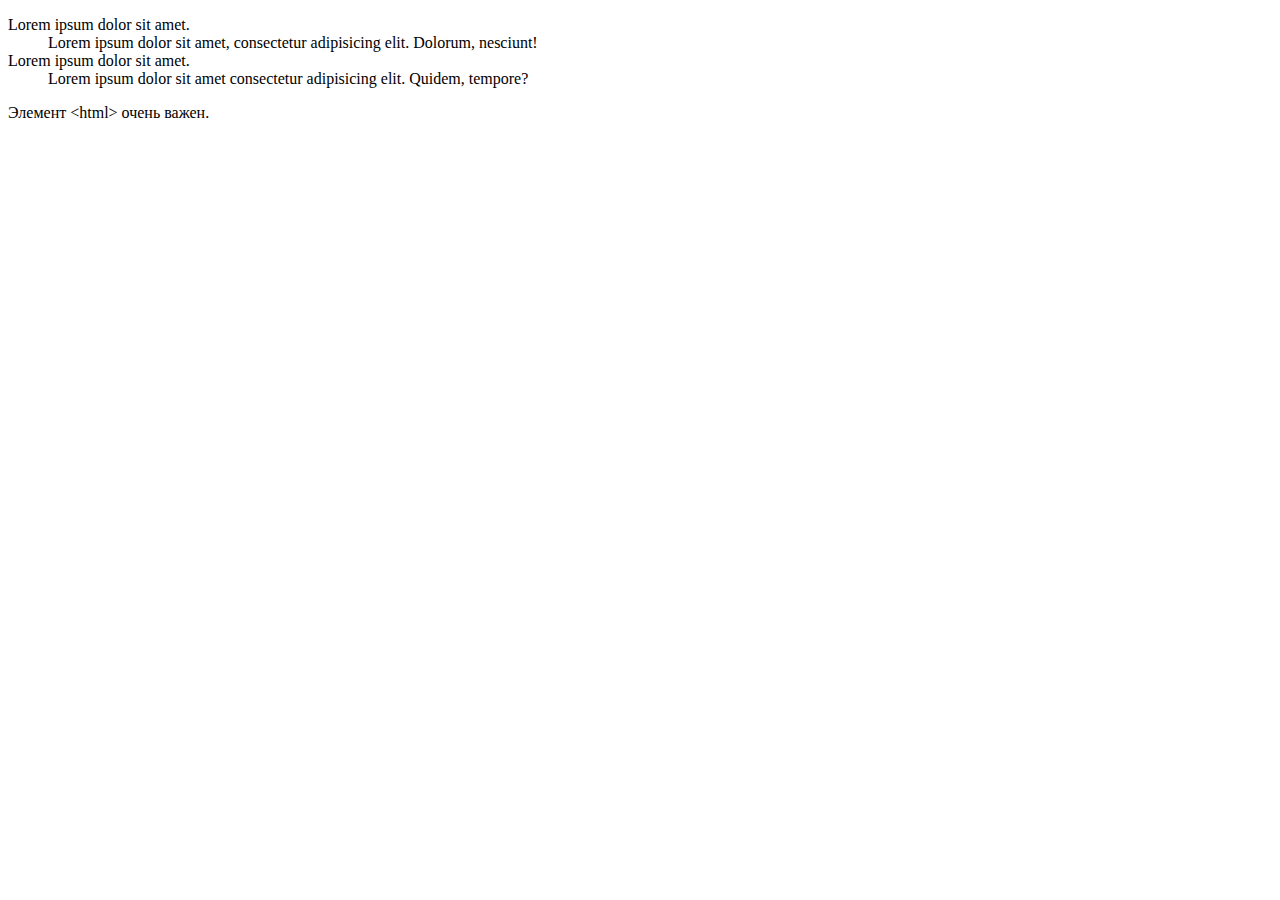
<file: book/index.html>
<!DOCTYPE html>
<html lang="en">
<head>
    <meta charset="UTF-8">
    <meta name="viewport" content="width=device-width, initial-scale=1.0">
    <meta http-equiv="X-UA-Compatible" content="ie=edge">
    <title>Document</title>
</head>
<body>
    <dl>
        <dt>Lorem ipsum dolor sit amet.</dt>
        <dd>Lorem ipsum dolor sit amet, consectetur adipisicing elit. Dolorum, nesciunt!</dd>
        <dt>Lorem ipsum dolor sit amet.</dt>
        <dd>Lorem ipsum dolor sit amet consectetur adipisicing elit. Quidem, tempore?</dd>
    </dl>

    <p>Элемент &lt;html&gt; очень важен.</p>
    
</body>
</html>
</file>
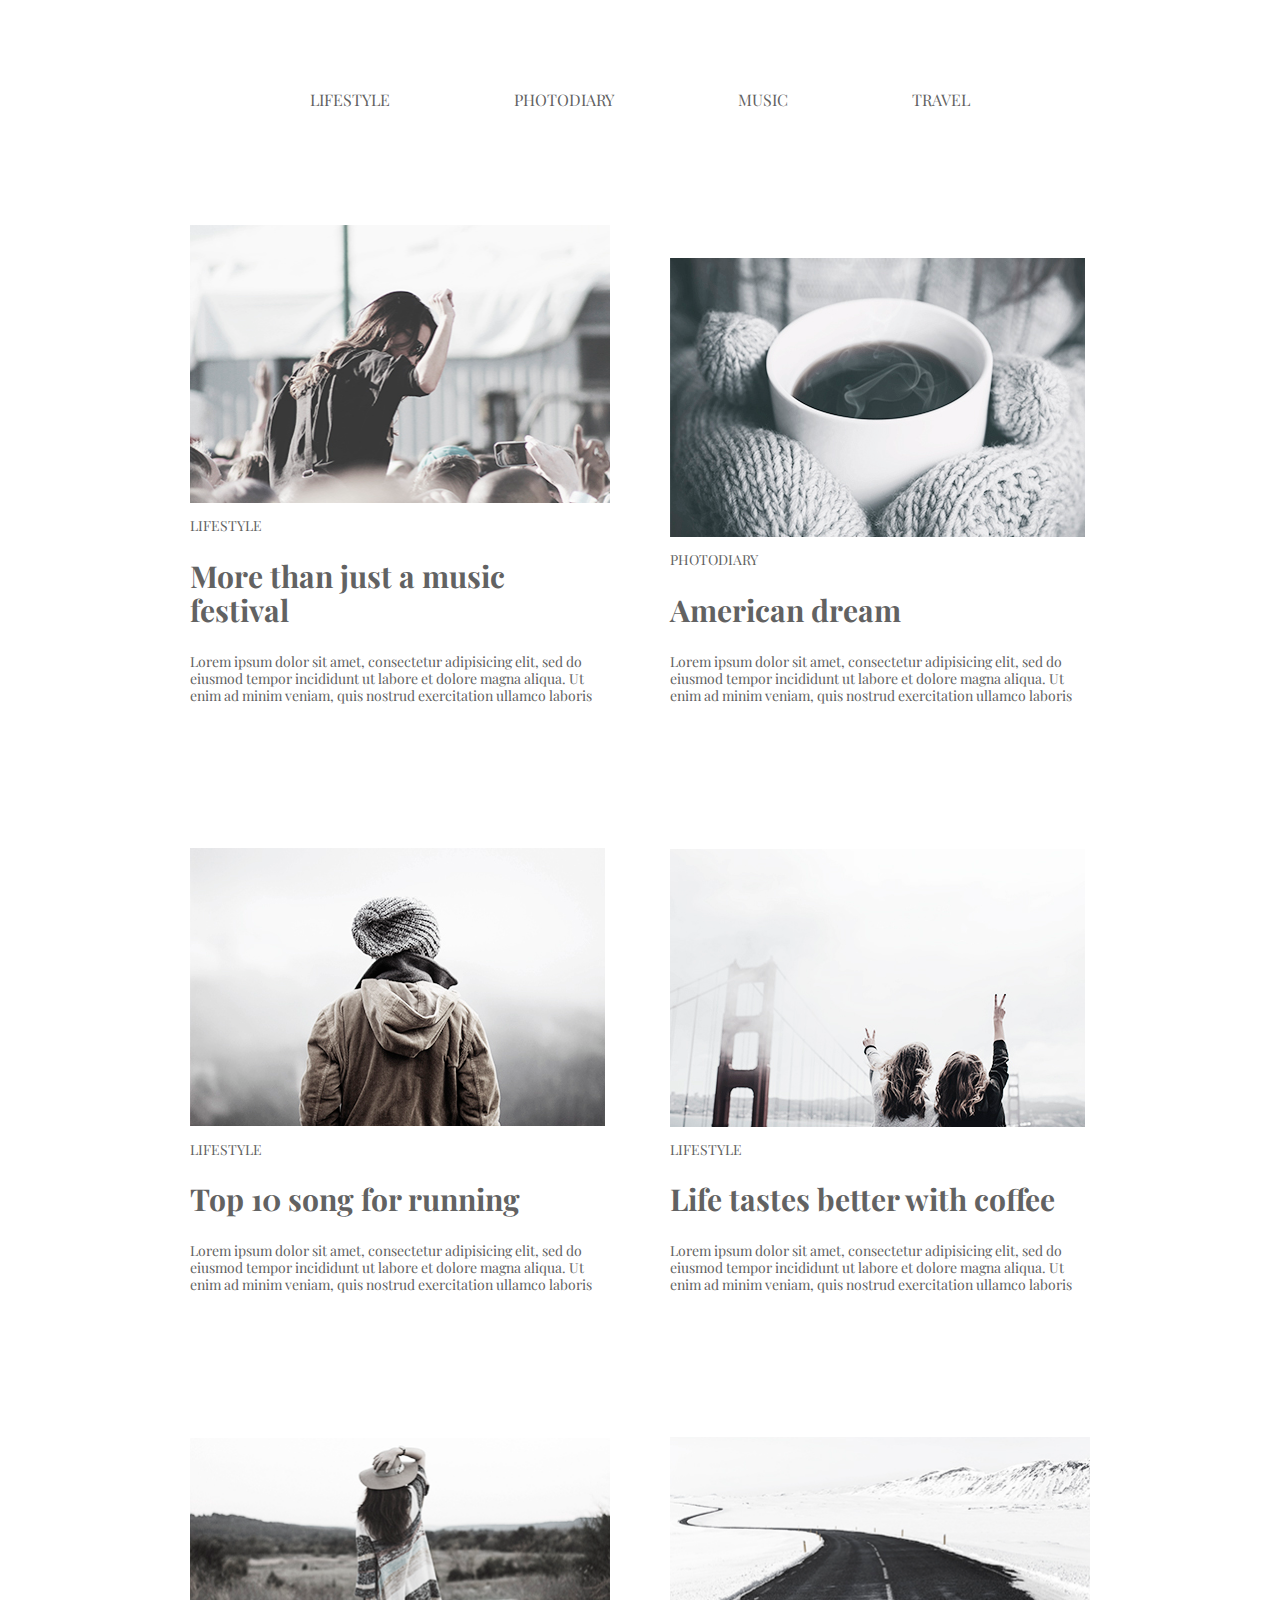
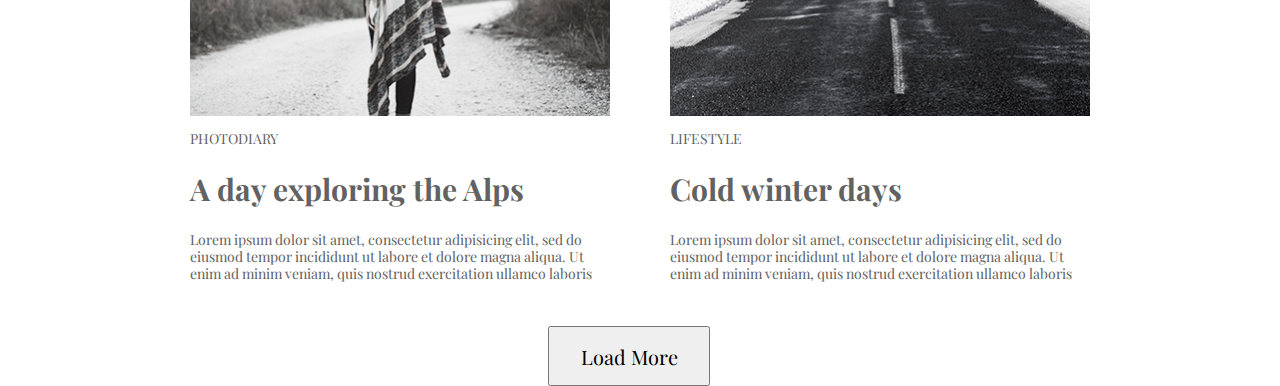
<file: module-3/index.html>
<!DOCTYPE html>
<html lang="en">
  <head>
    <meta charset="UTF-8" />
    <meta name="viewport" content="width=device-width, initial-scale=1.0" />
    <meta http-equiv="X-UA-Compatible" content="ie=edge" />
    <link rel="stylesheet" href="../module-3/css/normilize.css">
    <link href="https://fonts.googleapis.com/css?family=Playfair+Display:400,700&display=swap" rel="stylesheet">
    <link rel="stylesheet" href="../module-3/css/index.css">
    
    <title>Document</title>
  </head>
  <body>
    <header class="page-header container">
      <nav class="nav">
        <ul class="site-navigations">
          <li class="site-items"><a href="#">Lifestyle</a></li>
          <li class="site-items"><a href="#">Photodiary</a></li>
          <li class="site-items"><a href="#">Music</a></li>
          <li class="site-items"><a href="#">Travel</a></li>
        </ul>
      </nav>
    </header>
    <main class="container">
      <section class="items">
        <ul class="pics-items">
          <li class="s-item">
            <img src="../module-3/img/1.jpg" alt="image" />
            <p class="title-name">Lifestyle</p>
            <h2>More than just a music festival</h2>
            <p>
              Lorem ipsum dolor sit amet, consectetur adipisicing elit, sed do
              eiusmod tempor incididunt ut labore et dolore magna aliqua. Ut
              enim ad minim veniam, quis nostrud exercitation ullamco laboris
            </p>
          </li>
          <li class="s-item">
            <img src="../module-3/img/2.jpg" alt="image" />
            <p class="title-name">Photodiary</p>
            <h2>American dream</h2>
            <p>
              Lorem ipsum dolor sit amet, consectetur adipisicing elit, sed do
              eiusmod tempor incididunt ut labore et dolore magna aliqua. Ut
              enim ad minim veniam, quis nostrud exercitation ullamco laboris
            </p>
          </li>
          <li class="s-item">
            <img src="../module-3/img/4.jpg" alt="image" />
            <p class="title-name">Lifestyle</p>
            <h2>Top 10 song for running</h2>
            <p>
              Lorem ipsum dolor sit amet, consectetur adipisicing elit, sed do
              eiusmod tempor incididunt ut labore et dolore magna aliqua. Ut
              enim ad minim veniam, quis nostrud exercitation ullamco laboris
            </p>
          </li>
          <li class="s-item">
            <img src="../module-3/img/5.jpg" alt="image" />
            <p class="title-name">Lifestyle</p>
            <h2>Life tastes better with coffee</h2>
            <p>
              Lorem ipsum dolor sit amet, consectetur adipisicing elit, sed do
              eiusmod tempor incididunt ut labore et dolore magna aliqua. Ut
              enim ad minim veniam, quis nostrud exercitation ullamco laboris
            </p>
          </li>
          <li class="s-item back">
            <img src="../module-3/img/6.jpg" alt="image" />
            <p class="title-name">Photodiary</p>
            <h2>A day exploring the Alps</h2>
            <p>
              Lorem ipsum dolor sit amet, consectetur adipisicing elit, sed do
              eiusmod tempor incididunt ut labore et dolore magna aliqua. Ut
              enim ad minim veniam, quis nostrud exercitation ullamco laboris
            </p>
          </li>
          <li class="s-item back">
            <img src="../module-3/img/7.jpg" alt="image" />
            <p class="title-name">Lifestyle</p>
            <h2>Cold winter days</h2>
            <p>
              Lorem ipsum dolor sit amet, consectetur adipisicing elit, sed do
              eiusmod tempor incididunt ut labore et dolore magna aliqua. Ut
              enim ad minim veniam, quis nostrud exercitation ullamco laboris
            </p>
          </li>
        </ul>
        <button>Load More</button>
      </section>
    </main>
  </body>
</html>
</file>
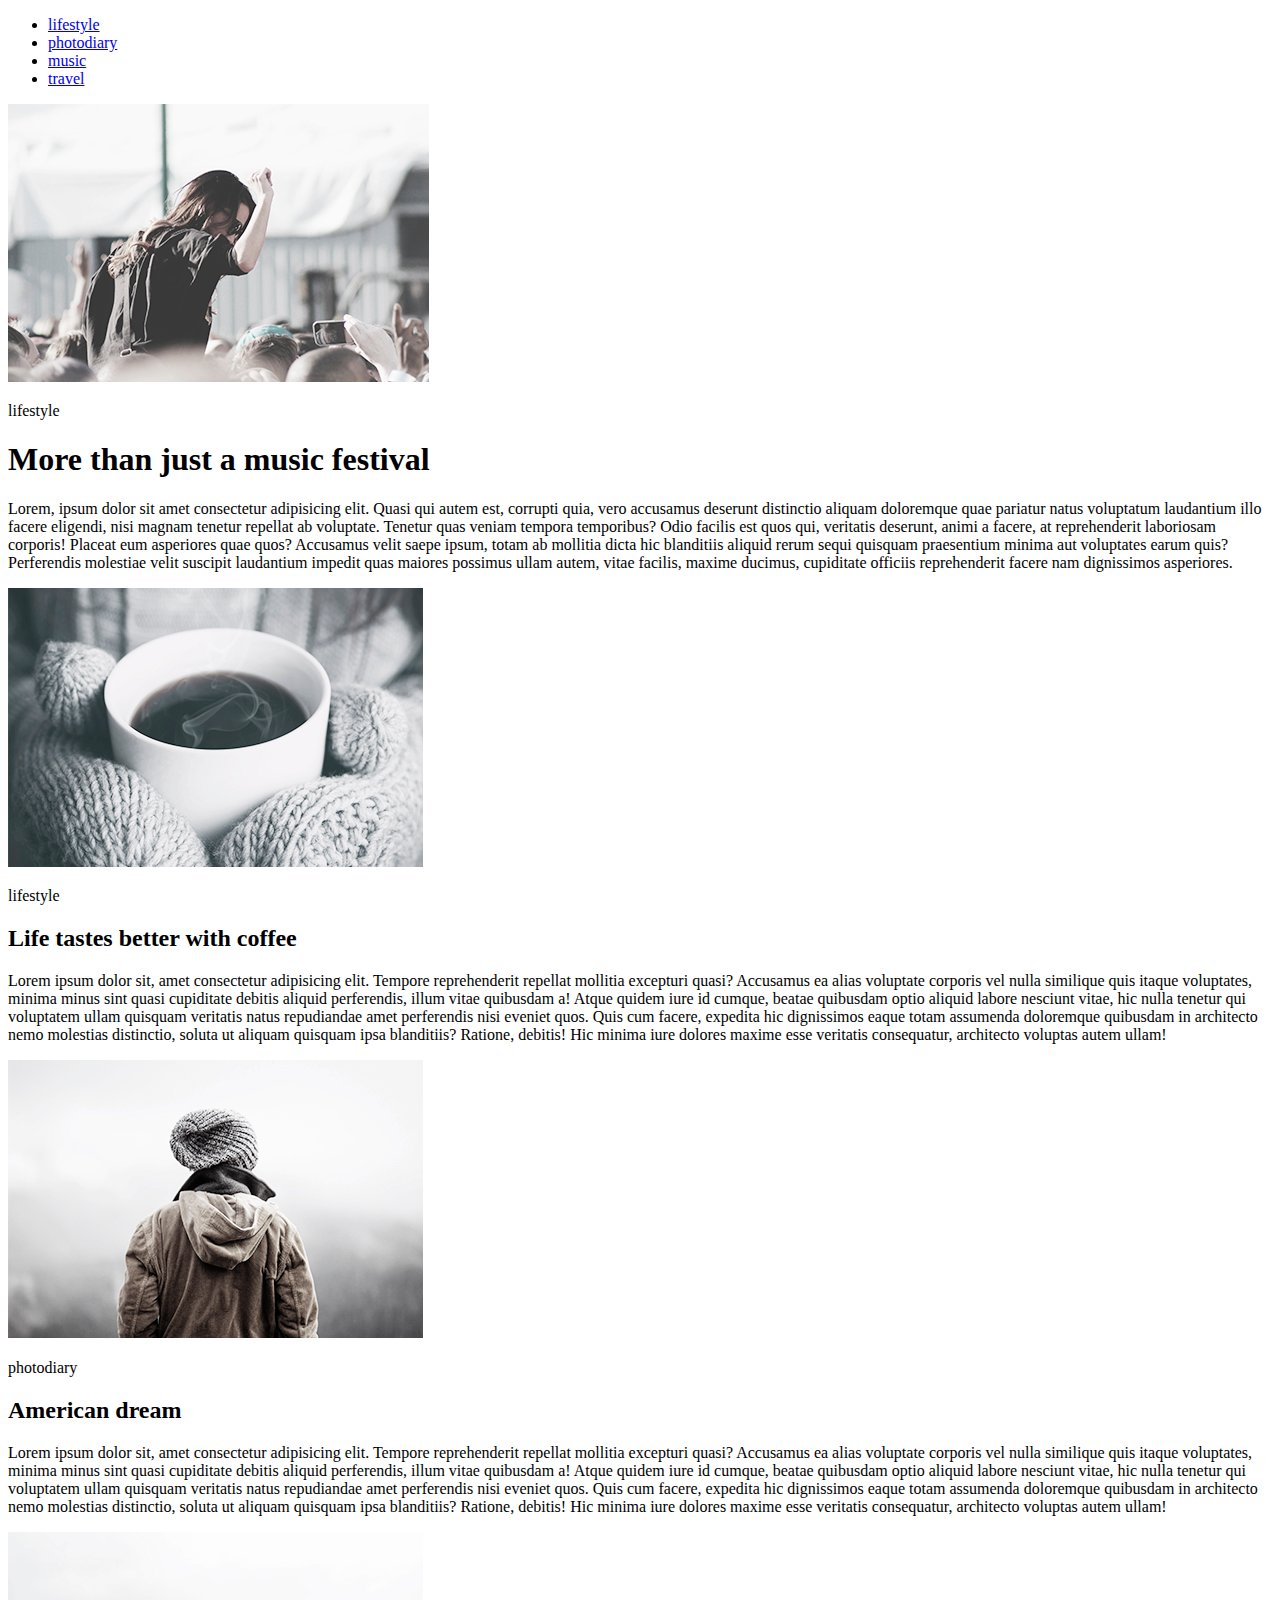
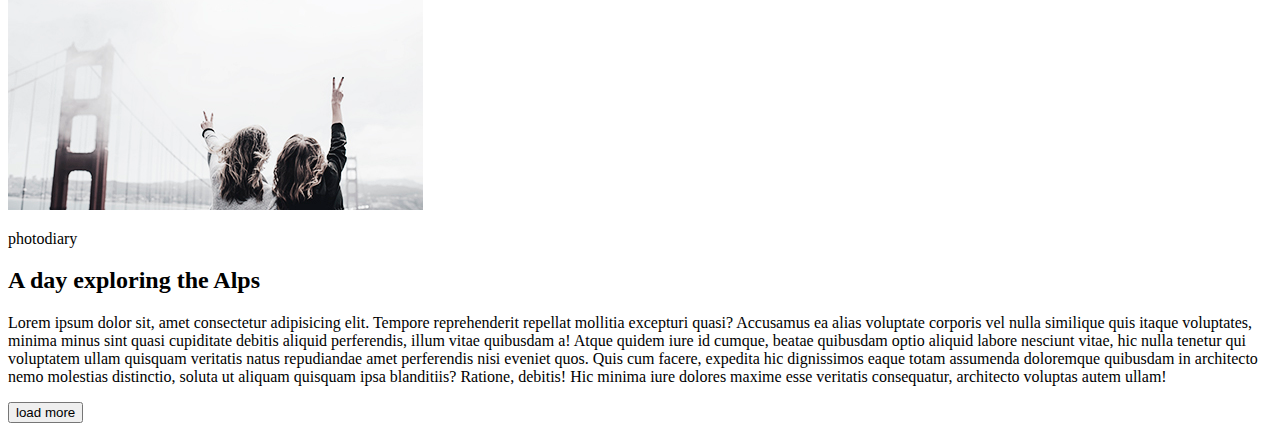
<file: module1-2/index.html>
<!DOCTYPE html>
<html lang="en">
  <head>
    <meta charset="UTF-8" />
    <meta name="viewport" content="width=device-width, initial-scale=1.0" />
    <meta http-equiv="X-UA-Compatible" content="ie=edge" />
    <title>Document</title>
  </head>
  <body>
    <header>
      <nav>
        <ul>
          <li>
            <a href="#">lifestyle</a>
          </li>
          <li>
            <a href="#">photodiary</a>
          </li>
          <li>
            <a href="#">music</a>
          </li>
          <li>
            <a href="#">travel</a>
          </li>
        </ul>
      </nav>
    </header>

    <main>
      <div>
        <img src="./img/1.jpg" alt="girl in sun" />
        <p>lifestyle</p>
        <h1>More than just a music festival</h1>
        <p>
          Lorem, ipsum dolor sit amet consectetur adipisicing elit. Quasi qui
          autem est, corrupti quia, vero accusamus deserunt distinctio aliquam
          doloremque quae pariatur natus voluptatum laudantium illo facere
          eligendi, nisi magnam tenetur repellat ab voluptate. Tenetur quas
          veniam tempora temporibus? Odio facilis est quos qui, veritatis
          deserunt, animi a facere, at reprehenderit laboriosam corporis!
          Placeat eum asperiores quae quos? Accusamus velit saepe ipsum, totam
          ab mollitia dicta hic blanditiis aliquid rerum sequi quisquam
          praesentium minima aut voluptates earum quis? Perferendis molestiae
          velit suscipit laudantium impedit quas maiores possimus ullam autem,
          vitae facilis, maxime ducimus, cupiditate officiis reprehenderit
          facere nam dignissimos asperiores.
        </p>
      </div>
      <div>
        <img src="./img/2.jpg" alt="coffe" />
        <p>lifestyle</p>
        <h2>Life tastes better with coffee</h2>
        <p>
          Lorem ipsum dolor sit, amet consectetur adipisicing elit. Tempore
          reprehenderit repellat mollitia excepturi quasi? Accusamus ea alias
          voluptate corporis vel nulla similique quis itaque voluptates, minima
          minus sint quasi cupiditate debitis aliquid perferendis, illum vitae
          quibusdam a! Atque quidem iure id cumque, beatae quibusdam optio
          aliquid labore nesciunt vitae, hic nulla tenetur qui voluptatem ullam
          quisquam veritatis natus repudiandae amet perferendis nisi eveniet
          quos. Quis cum facere, expedita hic dignissimos eaque totam assumenda
          doloremque quibusdam in architecto nemo molestias distinctio, soluta
          ut aliquam quisquam ipsa blanditiis? Ratione, debitis! Hic minima iure
          dolores maxime esse veritatis consequatur, architecto voluptas autem
          ullam!
        </p>
      </div>
      <div>
        <img src="./img/4.jpg" alt="coffe" />
        <p>photodiary</p>
        <h2>American dream</h2>
        <p>
          Lorem ipsum dolor sit, amet consectetur adipisicing elit. Tempore
          reprehenderit repellat mollitia excepturi quasi? Accusamus ea alias
          voluptate corporis vel nulla similique quis itaque voluptates, minima
          minus sint quasi cupiditate debitis aliquid perferendis, illum vitae
          quibusdam a! Atque quidem iure id cumque, beatae quibusdam optio
          aliquid labore nesciunt vitae, hic nulla tenetur qui voluptatem ullam
          quisquam veritatis natus repudiandae amet perferendis nisi eveniet
          quos. Quis cum facere, expedita hic dignissimos eaque totam assumenda
          doloremque quibusdam in architecto nemo molestias distinctio, soluta
          ut aliquam quisquam ipsa blanditiis? Ratione, debitis! Hic minima iure
          dolores maxime esse veritatis consequatur, architecto voluptas autem
          ullam!
        </p>
      </div>
      <div>
        <img src="./img/5.jpg" alt="coffe" />
        <p>photodiary</p>
        <h2>A day exploring the Alps</h2>
        <p>
          Lorem ipsum dolor sit, amet consectetur adipisicing elit. Tempore
          reprehenderit repellat mollitia excepturi quasi? Accusamus ea alias
          voluptate corporis vel nulla similique quis itaque voluptates, minima
          minus sint quasi cupiditate debitis aliquid perferendis, illum vitae
          quibusdam a! Atque quidem iure id cumque, beatae quibusdam optio
          aliquid labore nesciunt vitae, hic nulla tenetur qui voluptatem ullam
          quisquam veritatis natus repudiandae amet perferendis nisi eveniet
          quos. Quis cum facere, expedita hic dignissimos eaque totam assumenda
          doloremque quibusdam in architecto nemo molestias distinctio, soluta
          ut aliquam quisquam ipsa blanditiis? Ratione, debitis! Hic minima iure
          dolores maxime esse veritatis consequatur, architecto voluptas autem
          ullam!
        </p>
      </div>

      <button>load more</button>
    </main>
  </body>
</html>
</file>
<file: module-3/css/index.css>
html {
    box-sizing: border-box;
}
*,
*::before,
*::after {
    box-sizing: inherit;
}
img {
    display: block;
    max-width: 100%;
    height: auto;
}
body {
    font-family: 'Playfair Display', serif;
    color: #626262;
}
.page-header {
    margin-bottom: 0;
}
.nav {
    margin-top: 75px;
}
.container {
    width: 900px;
    margin: 0 auto;
}
.site-navigations li{
    display: inline-block;
    margin-right: 120px;
}
.site-navigations li:last-child {
    margin-right: 0px;
}
.site-navigations {
    display: inline-block;
    list-style: none;
    text-align: center;
    margin-left: 80px;
}
.site-navigations a {
    color: #626262;
    text-decoration: none;
    font-size: 16px;
    text-transform: uppercase;
}

.site-navigations a:hover,
.site-navigations a:focus {
  color: #03a9f4;
}
.items {
    margin-top: 100px;
}
.pics-items {
    list-style: none;
    font-size: 0;
    margin: 0;
    padding: 0;
}
.s-item {
    margin-bottom: 130px;
}
.back {
    margin-bottom: 0;
}
.title-name {
    font-size: 14px;
    line-height: 17px;
    text-transform: uppercase;
}
h2 {
    font-size: 30px;
}
p {
    font-size: 14px;
    line-height: 17px;
}
.s-item {
    width: 420px;
    display: inline-block;
    margin-right: 60px;
}
.s-item:nth-child(2n) {
    margin-right: 0px;
}
button {
    width: 162px;
    height: 60px;
    font-size: 20px;
    margin-top: 30px;
    text-align: center;
    margin-left: 358px;
}
</file>
<file: module-3/css/normilize.css>
/*! normalize.css v8.0.1 | MIT License | github.com/necolas/normalize.css */

/* Document
   ========================================================================== */

/**
 * 1. Correct the line height in all browsers.
 * 2. Prevent adjustments of font size after orientation changes in iOS.
 */

 html {
    line-height: 1.15; /* 1 */
    -webkit-text-size-adjust: 100%; /* 2 */
  }
  
  /* Sections
     ========================================================================== */
  
  /**
   * Remove the margin in all browsers.
   */
  
  body {
    margin: 0;
  }
  
  /**
   * Render the `main` element consistently in IE.
   */
  
  main {
    display: block;
  }
  
  /**
   * Correct the font size and margin on `h1` elements within `section` and
   * `article` contexts in Chrome, Firefox, and Safari.
   */
  
  h1 {
    font-size: 2em;
    margin: 0.67em 0;
  }
  
  /* Grouping content
     ========================================================================== */
  
  /**
   * 1. Add the correct box sizing in Firefox.
   * 2. Show the overflow in Edge and IE.
   */
  
  hr {
    box-sizing: content-box; /* 1 */
    height: 0; /* 1 */
    overflow: visible; /* 2 */
  }
  
  /**
   * 1. Correct the inheritance and scaling of font size in all browsers.
   * 2. Correct the odd `em` font sizing in all browsers.
   */
  
  pre {
    font-family: monospace, monospace; /* 1 */
    font-size: 1em; /* 2 */
  }
  
  /* Text-level semantics
     ========================================================================== */
  
  /**
   * Remove the gray background on active links in IE 10.
   */
  
  a {
    background-color: transparent;
  }
  
  /**
   * 1. Remove the bottom border in Chrome 57-
   * 2. Add the correct text decoration in Chrome, Edge, IE, Opera, and Safari.
   */
  
  abbr[title] {
    border-bottom: none; /* 1 */
    text-decoration: underline; /* 2 */
    text-decoration: underline dotted; /* 2 */
  }
  
  /**
   * Add the correct font weight in Chrome, Edge, and Safari.
   */
  
  b,
  strong {
    font-weight: bolder;
  }
  
  /**
   * 1. Correct the inheritance and scaling of font size in all browsers.
   * 2. Correct the odd `em` font sizing in all browsers.
   */
  
  code,
  kbd,
  samp {
    font-family: monospace, monospace; /* 1 */
    font-size: 1em; /* 2 */
  }
  
  /**
   * Add the correct font size in all browsers.
   */
  
  small {
    font-size: 80%;
  }
  
  /**
   * Prevent `sub` and `sup` elements from affecting the line height in
   * all browsers.
   */
  
  sub,
  sup {
    font-size: 75%;
    line-height: 0;
    position: relative;
    vertical-align: baseline;
  }
  
  sub {
    bottom: -0.25em;
  }
  
  sup {
    top: -0.5em;
  }
  
  /* Embedded content
     ========================================================================== */
  
  /**
   * Remove the border on images inside links in IE 10.
   */
  
  img {
    border-style: none;
  }
  
  /* Forms
     ========================================================================== */
  
  /**
   * 1. Change the font styles in all browsers.
   * 2. Remove the margin in Firefox and Safari.
   */
  
  button,
  input,
  optgroup,
  select,
  textarea {
    font-family: inherit; /* 1 */
    font-size: 100%; /* 1 */
    line-height: 1.15; /* 1 */
    margin: 0; /* 2 */
  }
  
  /**
   * Show the overflow in IE.
   * 1. Show the overflow in Edge.
   */
  
  button,
  input { /* 1 */
    overflow: visible;
  }
  
  /**
   * Remove the inheritance of text transform in Edge, Firefox, and IE.
   * 1. Remove the inheritance of text transform in Firefox.
   */
  
  button,
  select { /* 1 */
    text-transform: none;
  }
  
  /**
   * Correct the inability to style clickable types in iOS and Safari.
   */
  
  button,
  [type="button"],
  [type="reset"],
  [type="submit"] {
    -webkit-appearance: button;
  }
  
  /**
   * Remove the inner border and padding in Firefox.
   */
  
  button::-moz-focus-inner,
  [type="button"]::-moz-focus-inner,
  [type="reset"]::-moz-focus-inner,
  [type="submit"]::-moz-focus-inner {
    border-style: none;
    padding: 0;
  }
  
  /**
   * Restore the focus styles unset by the previous rule.
   */
  
  button:-moz-focusring,
  [type="button"]:-moz-focusring,
  [type="reset"]:-moz-focusring,
  [type="submit"]:-moz-focusring {
    outline: 1px dotted ButtonText;
  }
  
  /**
   * Correct the padding in Firefox.
   */
  
  fieldset {
    padding: 0.35em 0.75em 0.625em;
  }
  
  /**
   * 1. Correct the text wrapping in Edge and IE.
   * 2. Correct the color inheritance from `fieldset` elements in IE.
   * 3. Remove the padding so developers are not caught out when they zero out
   *    `fieldset` elements in all browsers.
   */
  
  legend {
    box-sizing: border-box; /* 1 */
    color: inherit; /* 2 */
    display: table; /* 1 */
    max-width: 100%; /* 1 */
    padding: 0; /* 3 */
    white-space: normal; /* 1 */
  }
  
  /**
   * Add the correct vertical alignment in Chrome, Firefox, and Opera.
   */
  
  progress {
    vertical-align: baseline;
  }
  
  /**
   * Remove the default vertical scrollbar in IE 10+.
   */
  
  textarea {
    overflow: auto;
  }
  
  /**
   * 1. Add the correct box sizing in IE 10.
   * 2. Remove the padding in IE 10.
   */
  
  [type="checkbox"],
  [type="radio"] {
    box-sizing: border-box; /* 1 */
    padding: 0; /* 2 */
  }
  
  /**
   * Correct the cursor style of increment and decrement buttons in Chrome.
   */
  
  [type="number"]::-webkit-inner-spin-button,
  [type="number"]::-webkit-outer-spin-button {
    height: auto;
  }
  
  /**
   * 1. Correct the odd appearance in Chrome and Safari.
   * 2. Correct the outline style in Safari.
   */
  
  [type="search"] {
    -webkit-appearance: textfield; /* 1 */
    outline-offset: -2px; /* 2 */
  }
  
  /**
   * Remove the inner padding in Chrome and Safari on macOS.
   */
  
  [type="search"]::-webkit-search-decoration {
    -webkit-appearance: none;
  }
  
  /**
   * 1. Correct the inability to style clickable types in iOS and Safari.
   * 2. Change font properties to `inherit` in Safari.
   */
  
  ::-webkit-file-upload-button {
    -webkit-appearance: button; /* 1 */
    font: inherit; /* 2 */
  }
  
  /* Interactive
     ========================================================================== */
  
  /*
   * Add the correct display in Edge, IE 10+, and Firefox.
   */
  
  details {
    display: block;
  }
  
  /*
   * Add the correct display in all browsers.
   */
  
  summary {
    display: list-item;
  }
  
  /* Misc
     ========================================================================== */
  
  /**
   * Add the correct display in IE 10+.
   */
  
  template {
    display: none;
  }
  
  /**
   * Add the correct display in IE 10.
   */
  
  [hidden] {
    display: none;
  }
</file>
